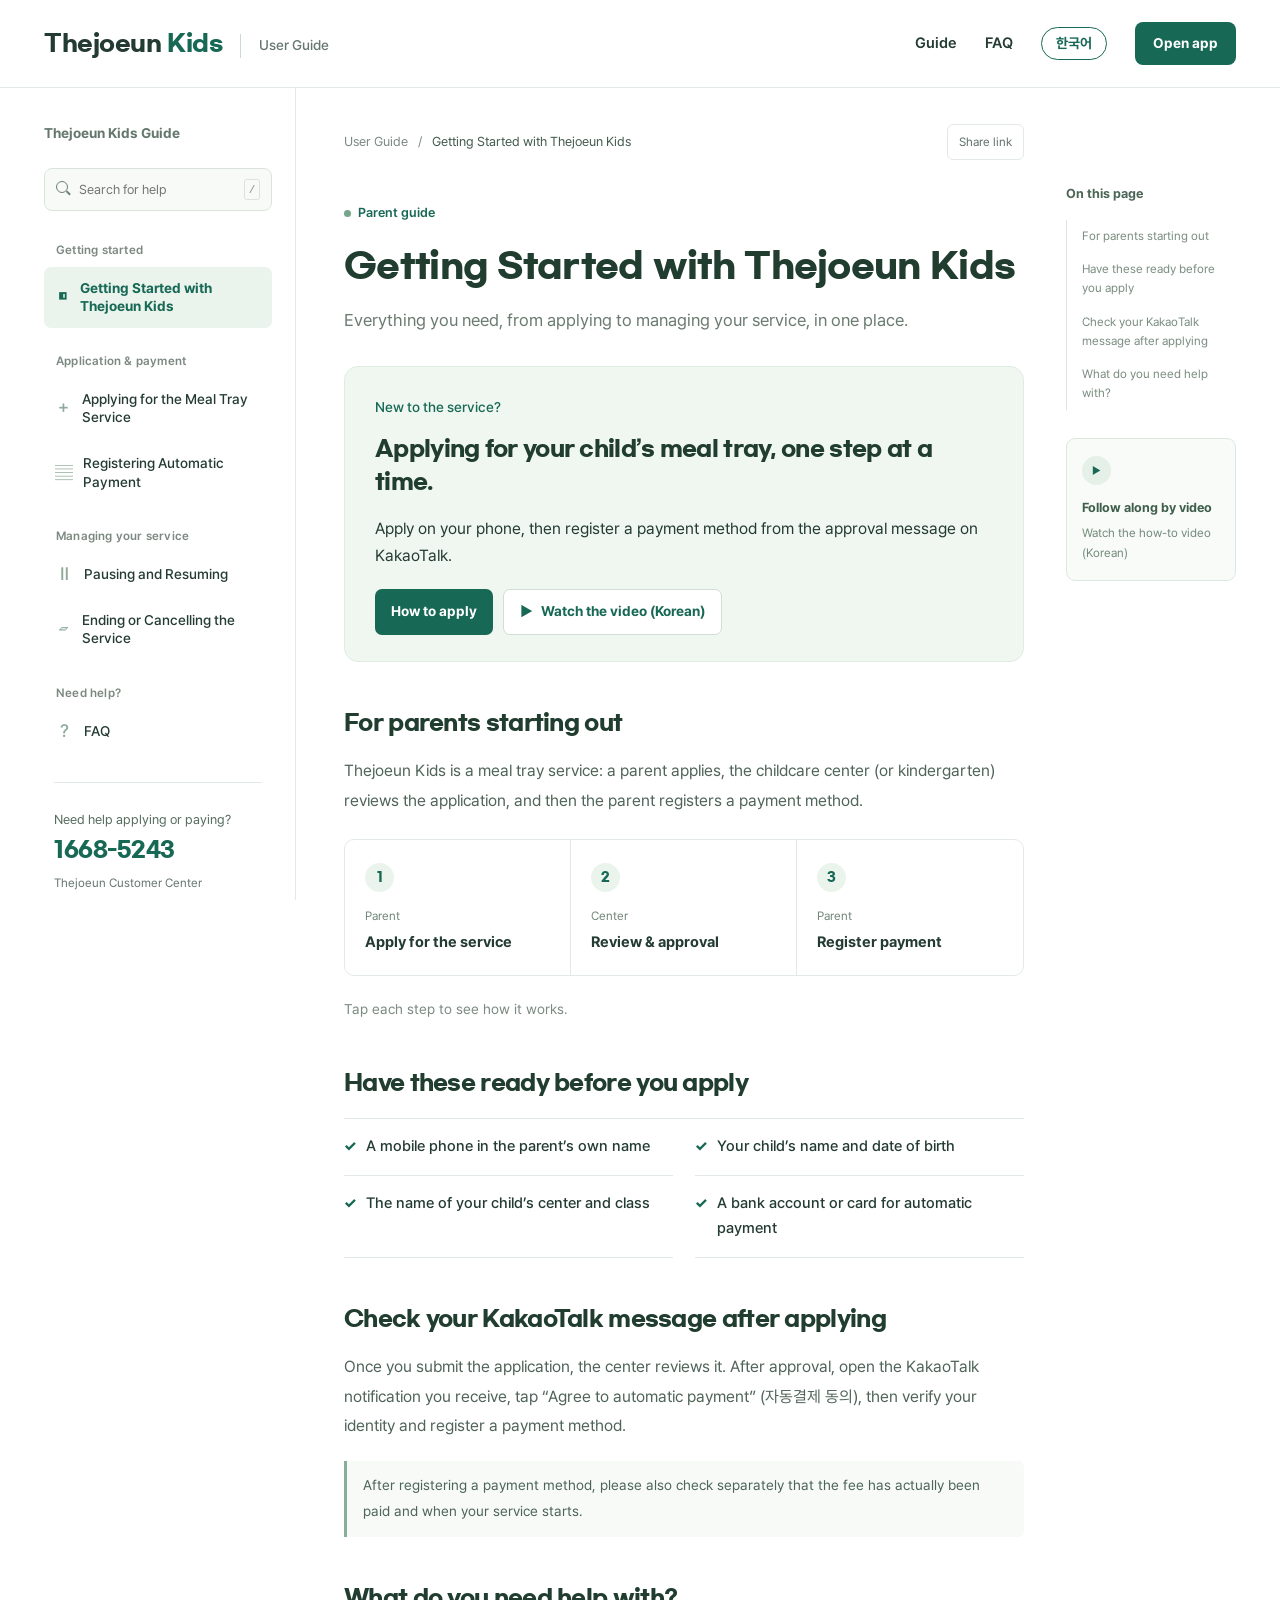
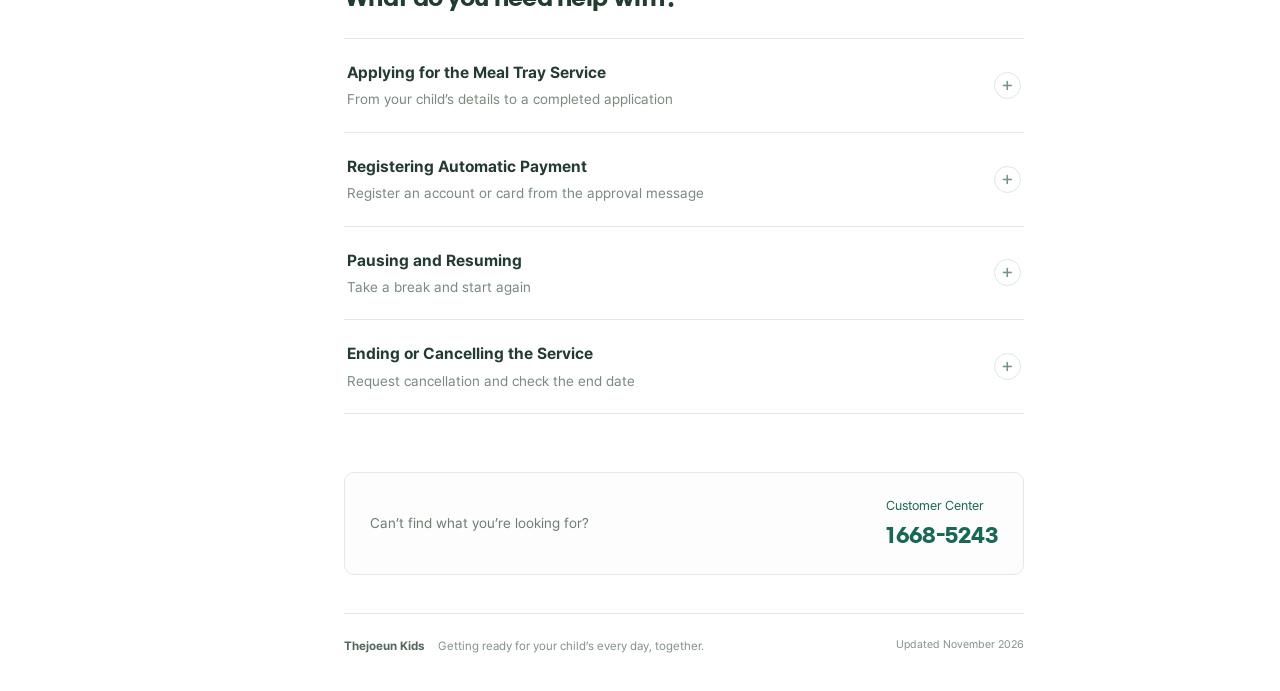
<file: guide/index.html>
<!doctype html><html lang="ko"><head><meta charset="utf-8"><meta name="viewport" content="width=device-width, initial-scale=1"><meta name="theme-color" content="#176854"><meta name="description" content="더좋은 키즈 신청부터 자동결제 등록, 일시정지와 해지까지. 보호자님을 위한 사용자 가이드입니다. (English available)"><title>더좋은 키즈 사용자 가이드</title><link rel="icon" href="../assets/logo/favicon-64.png"><link rel="stylesheet" href="style.css"><script src="guide-data.js" defer></script><script src="guide-data.en.js" defer></script><script src="app.js" defer></script></head><body>
<a class="skip" href="#main" data-i18n="skip">본문 바로가기</a>
<header class="topbar"><div class="top-inner"><a class="wordmark" href="#home" data-i18n-aria="homeAria" aria-label="더좋은 키즈 가이드 홈" data-i18n-html="wordmark">더좋은<span>키즈</span><small>사용자 가이드</small></a><nav class="top-nav" data-i18n-aria="topNav" aria-label="상단 메뉴"><a href="#home" class="guide-link" data-i18n="navGuide">이용 안내</a><a href="#faq" data-i18n="navFaq">자주 묻는 질문</a><button type="button" class="lang-toggle" id="lang-toggle" lang="en" aria-label="Switch to English">EN</button><a class="app-link" href="https://kids.re-able.co.kr" target="_blank" rel="noopener" data-i18n="openApp">더좋은 키즈 열기</a></nav><button class="mobile-menu" aria-expanded="false" aria-controls="sidebar" data-i18n-aria="openMenu" aria-label="가이드 메뉴 열기"><span></span><span></span></button></div></header>
<div class="layout"><div class="drawer-scrim" hidden></div><aside id="sidebar" class="sidebar" data-i18n-aria="sidebar" aria-label="가이드 목차"><div class="side-head"><span data-i18n="sideHead">더좋은 키즈 가이드</span><button class="drawer-close" data-i18n-aria="closeMenu" aria-label="메뉴 닫기">×</button></div><label class="search-label" for="guide-search" data-i18n="searchLabel">가이드 검색</label><div class="searchbox"><span class="search-icon" aria-hidden="true"></span><input type="search" id="guide-search" data-i18n-ph="searchPh" placeholder="궁금한 내용 검색" autocomplete="off"><kbd>/</kbd></div><nav class="side-nav" data-i18n-aria="sideNav" aria-label="주제별 안내"><div class="nav-label" data-i18n="grpStart">시작하기</div><a href="#home" data-guide="home"><span class="nav-symbol">◧</span><span data-title="home">더좋은 키즈 이용 안내</span></a><div class="nav-label" data-i18n="grpApply">신청과 결제</div><a href="#apply" data-guide="apply"><span class="nav-symbol">＋</span><span data-title="apply">식판 서비스 신청하기</span></a><a href="#payment" data-guide="payment"><span class="nav-symbol">▤</span><span data-title="payment">자동결제 등록하기</span></a><div class="nav-label" data-i18n="grpManage">이용 중 관리</div><a href="#pause" data-guide="pause"><span class="nav-symbol">Ⅱ</span><span data-title="pause">일시정지와 재개</span></a><a href="#cancel" data-guide="cancel"><span class="nav-symbol">▱</span><span data-title="cancel">이용 종료와 해지</span></a><div class="nav-label" data-i18n="grpHelp">도움이 필요할 때</div><a href="#faq" data-guide="faq"><span class="nav-symbol">?</span><span data-i18n="faqTitle">자주 묻는 질문</span></a></nav><a class="sidebar-contact" href="tel:16685243"><span data-i18n="contactQ">신청·결제가 어려우신가요?</span><strong>1668-5243</strong><small data-i18n="contactName">더좋은식판 고객센터</small></a></aside>
<div class="main-wrap"><div class="mobile-topic"><button id="topic-open"><span data-i18n="topicOpen">주제 선택</span> <span aria-hidden="true">⌄</span></button><span id="mobile-current">이용 안내</span></div><main id="main" tabindex="-1"><div class="article-head"><div class="breadcrumb"><a href="#home" data-i18n="crumb">사용자 가이드</a><span>/</span><span id="crumb-current">이용 안내</span></div><button id="share" class="share-button" data-i18n-aria="shareAria" aria-label="현재 안내 링크 공유" data-i18n="share">링크 공유</button></div><div id="content"></div><div class="article-footer"><p data-i18n="footQ">찾으시는 안내가 없으신가요?</p><a href="tel:16685243" data-i18n-html="footCall">고객센터 <strong>1668-5243</strong></a></div><footer class="footer"><span data-i18n="footBrand">더좋은식판</span><span data-i18n="footSlogan">아이의 매일을 함께 준비합니다.</span><small data-i18n="footDate">안내 기준 · 2026년 11월</small></footer></main><aside class="toc" data-i18n-aria="tocAria" aria-label="이 안내의 목차"><span data-i18n="tocHead">이 안내에서</span><nav id="toc-list"></nav><a class="video-side" href="https://youtu.be/tlE0K8xrHPY" target="_blank" rel="noopener"><span class="play" aria-hidden="true">▶</span><strong data-i18n="videoHead">영상으로 따라 해요</strong><span data-i18n="videoSub">신청 안내 영상 보기</span></a></aside></div></div>
<div id="toast" role="status" aria-live="polite"></div>
<dialog id="image-dialog"><div class="dialog-bar"><span id="image-caption">안내 화면</span><button id="dialog-close" data-i18n-aria="dialogCloseAria" aria-label="화면 확대 닫기" data-i18n="dialogClose">닫기 ×</button></div><img id="dialog-image" alt=""><p data-i18n="pinch">손가락으로 확대하여 확인하실 수 있어요.</p></dialog>
</body>
</html>
</file>
<file: guide/style.css>
@font-face{font-family:Pretendard;src:url('assets/fonts/Pretendard-Regular.woff2') format('woff2');font-weight:400;font-display:swap}@font-face{font-family:Pretendard;src:url('assets/fonts/Pretendard-Medium.woff2') format('woff2');font-weight:500;font-display:swap}@font-face{font-family:Pretendard;src:url('assets/fonts/Pretendard-SemiBold.woff2') format('woff2');font-weight:600;font-display:swap}@font-face{font-family:Pretendard;src:url('assets/fonts/Pretendard-Bold.woff2') format('woff2');font-weight:700;font-display:swap}@font-face{font-family:Pretendard;src:url('assets/fonts/Pretendard-ExtraBold.woff2') format('woff2');font-weight:800;font-display:swap}@font-face{font-family:Gmarket;src:url('assets/fonts/GmarketSansTTFBold.woff2') format('woff2');font-weight:700;font-display:swap}
:root{--green:#176854;--deep:#114c3d;--text:#243b33;--muted:#66776f;--line:#e3eae6;--mint:#eff7f2;--paper:#fff;--soft:#f8faf8}*{box-sizing:border-box}html{scroll-behavior:smooth;scroll-padding-top:112px}body{margin:0;color:var(--text);background:var(--paper);font-family:Pretendard,sans-serif;font-size:16px;line-height:1.7;word-break:keep-all}button,input,a{-webkit-tap-highlight-color:transparent}a{color:inherit;text-decoration:none}button,input{font:inherit}button{cursor:pointer}button:focus-visible,a:focus-visible,input:focus-visible,summary:focus-visible{outline:3px solid #e8b340;outline-offset:4px}button{color:inherit}button:disabled{cursor:default}img{display:block;max-width:100%}.skip{position:fixed;left:15px;top:-80px;z-index:100;background:#fff;padding:10px}.skip:focus{top:10px}.topbar{height:88px;position:sticky;top:0;background:#ffffffed;border-bottom:1px solid var(--line);z-index:30;backdrop-filter:blur(14px)}.top-inner{max-width:1480px;padding:0 44px;margin:auto;height:100%;display:flex;justify-content:space-between;align-items:center;gap:24px}.wordmark{display:flex;align-items:baseline;font-family:Gmarket,sans-serif;font-weight:700;font-size:23px;letter-spacing:-1px;white-space:nowrap}.wordmark>span{color:var(--green);margin-left:6px}.wordmark small{margin-left:18px;border-left:1px solid #ccd8d0;padding-left:18px;font-family:Pretendard;font-weight:500;font-size:14px;letter-spacing:0;color:var(--muted)}.top-nav{display:flex;gap:28px;align-items:center;font-size:15px;font-weight:600}.top-nav a:hover{color:var(--green)}.top-nav .app-link{background:var(--green);color:white;padding:10px 18px;border-radius:8px;font-weight:700;font-size:14px}.layout{max-width:1480px;margin:auto;display:flex;padding:0 44px;gap:48px}.sidebar{position:sticky;top:88px;height:calc(100dvh - 88px);width:252px;flex-shrink:0;padding:34px 23px 28px 0;border-right:1px solid var(--line);overflow-y:auto}.side-head{font-size:14px;font-weight:700;margin-bottom:22px;color:#64776d}.drawer-close{display:none}.search-label{position:absolute;clip:rect(0,0,0,0);width:1px;height:1px;overflow:hidden}.searchbox{position:relative;margin-bottom:29px}.searchbox input{width:100%;height:43px;border:1px solid #dae4dc;border-radius:8px;font-size:13px;background:#f8faf8;padding:0 29px 0 34px;color:var(--text);word-break:normal}.searchbox kbd{position:absolute;right:12px;top:11px;border:1px solid #dbe3dd;font-size:11px;line-height:20px;height:21px;width:16px;text-align:center;border-radius:3px;color:#85948a}.search-icon{position:absolute;left:12px;top:13px;width:12px;height:12px;border:1.5px solid #6c8175;border-radius:50%;z-index:1}.search-icon:after{content:'';position:absolute;width:5px;height:1.5px;background:#6c8175;transform:rotate(45deg);left:9px;top:10px}.nav-label{font-size:12px;letter-spacing:.2px;font-weight:600;color:#7c8980;margin:23px 0 7px 12px}.side-nav .nav-label:first-child{margin-top:0}.side-nav>a{display:flex;align-items:center;gap:10px;line-height:1.3;font-size:14px;font-weight:500;margin:4px 0;padding:12px 11px;border-radius:7px}.side-nav>a:hover{background:#f4f8f4}.side-nav>a.active{color:var(--green);background:#eaf4ed;font-weight:700}.nav-symbol{width:19px;text-align:center;font-size:18px;line-height:1;color:#8eaa99}.active .nav-symbol{color:var(--green)}.sidebar-contact{display:block;border-top:1px solid var(--line);margin:30px 10px 0;padding-top:22px}.sidebar-contact span{font-size:13px;color:#566d5f}.sidebar-contact strong{display:block;font-family:Gmarket;font-size:22px;font-weight:700;line-height:1.6;letter-spacing:-.5px;color:var(--green)}.sidebar-contact small{font-size:12px;color:var(--muted)}.main-wrap{flex:1;min-width:0;display:flex;gap:42px}main{flex:1;min-width:0;max-width:780px;padding:36px 0 0;outline:none}.article-head{display:flex;align-items:center;justify-content:space-between;gap:16px;margin-bottom:42px}.breadcrumb{display:flex;flex-wrap:wrap;gap:10px;font-size:13px;color:#7b8982;line-height:1.5}.breadcrumb a:hover{color:var(--green)}.breadcrumb>span:last-child{color:#435b4e}.share-button{border:1px solid var(--line);background:#fff;border-radius:6px;white-space:nowrap;padding:7px 11px;font-size:12px;color:#617269}.share-button span{margin-right:4px}.eyebrow{display:flex;align-items:center;gap:7px;font-weight:600;color:var(--green);font-size:13px;margin-bottom:16px}.eyebrow:before{content:'';height:7px;width:7px;background:#75a58b;border-radius:50%}h1,h2{font-family:Gmarket,sans-serif;font-weight:700;letter-spacing:-.7px;color:#203d30}h1{font-size:35px;line-height:1.48;margin:0 0 14px}h2{font-size:22px;line-height:1.5;margin:0 0 17px}h3{font-size:17px;line-height:1.5;font-weight:700;margin:0 0 6px}.intro{font-size:17px;color:#6b7b71;margin:0 0 30px;line-height:1.75}.overview-top{background:#f0f7f1;border:1px solid #dfede1;border-radius:14px;padding:29px 30px 26px;margin-top:29px}.overview-top .greeting{color:var(--green);font-weight:500;font-size:14px;margin:0 0 12px}.overview-top h1{font-size:29px;margin-bottom:11px;line-height:1.5}.overview-top p:last-child{font-size:15px;line-height:1.8;color:#526b5b;max-width:420px;margin:0}.home-tools{display:flex;gap:10px;flex-wrap:wrap;margin-top:20px}.button{display:inline-flex;align-items:center;justify-content:center;gap:8px;border:0;background:var(--green);border-radius:7px;font-size:14px;font-weight:700;padding:10px 16px;color:#fff}.button:hover{background:var(--deep)}.button.secondary{background:#fff;border:1px solid #cfdfd3;color:var(--green)}.guide-section{margin-top:44px;scroll-margin-top:115px}.guide-section p{margin:0 0 16px;color:#506459;line-height:1.85}.journey{display:grid;grid-template-columns:1fr 1fr 1fr;margin:24px 0 21px;border:1px solid var(--line);border-radius:10px;background:#fff;overflow:hidden}.journey a{padding:23px 14px 21px 20px;border-right:1px solid var(--line);display:flex;flex-direction:column;justify-content:space-between;gap:14px}.journey a:last-child{border:0}.journey a:hover{background:#f8fbf8}.step-circle{background:#eaf4ed;color:var(--green);width:29px;height:29px;line-height:29px;border-radius:50%;font-family:Gmarket;text-align:center;font-size:13px;font-weight:700}.journey .who{font-size:12px;color:#73877a;display:block;margin-bottom:3px}.journey strong{font-size:15px;line-height:1.6;display:block}.section-sub{font-size:14px!important;color:#7b8a81!important}.checklist{padding:0;margin:19px 0 0;list-style:none;display:grid;grid-template-columns:1fr 1fr;gap:0 22px;border-top:1px solid var(--line)}.checklist li{font-weight:500;padding:15px 0;border-bottom:1px solid var(--line);font-size:15px;display:flex;align-items:flex-start;gap:9px}.checklist li:before{content:'✓';color:var(--green);font-weight:800}.note{border-left:3px solid #88af99;padding:12px 16px;background:var(--soft);margin:20px 0 5px;color:#4d6557;font-size:14px;line-height:1.85;border-radius:0 6px 6px 0}.note strong{color:#375b46}.topic-list{border-top:1px solid var(--line);margin-top:24px}.topic-row{display:flex;justify-content:space-between;align-items:center;padding:20px 3px;gap:18px;border-bottom:1px solid var(--line)}.topic-row:hover{color:var(--green)}.topic-row strong{display:block;font-size:16px;font-weight:700}.topic-row small{display:block;font-size:14px;color:#7a8a7e;margin-top:2px}.topic-row .circle-plus{flex-shrink:0;color:#739781;border:1px solid #dae8de;border-radius:50%;height:27px;width:27px;text-align:center;line-height:23px;font-size:20px}.steps{list-style:none;padding:0;margin:21px 0 0}.steps li{position:relative;display:flex;gap:17px;padding:0 0 25px}.steps li:before{content:'';height:calc(100% - 35px);position:absolute;left:15px;top:35px;border-left:1px solid #dde8df}.steps li:last-child{padding-bottom:0}.steps li:last-child:before{display:none}.steps .step-circle{height:31px;width:31px;flex:0 0 31px;line-height:31px;margin-top:1px}.step-copy p{font-size:15px;line-height:1.85!important;margin:5px 0 0!important}.screen-figure{margin:26px 0 0}.screen-button{width:100%;padding:0;display:block;background:#f4f8f4;border:1px solid #dce7df;border-radius:10px;overflow:hidden}.screen-button img{width:100%;height:auto}.screen-figure figcaption{font-size:12px;color:#7e8d83;display:flex;align-items:center;justify-content:space-between;margin-top:9px}.screen-figure figcaption span:last-child{color:var(--green)}.method-grid{display:grid;grid-template-columns:1fr 1fr;gap:16px;margin-top:20px}.method{background:#f8faf8;border:1px solid #e3eae4;border-radius:9px;padding:20px}.method strong{display:block;color:var(--green);font-size:16px;font-weight:700;margin-bottom:8px}.method p{font-size:14px;margin:0;line-height:1.8}.next-article{padding-top:26px;margin-top:30px;border-top:1px solid var(--line);display:flex;justify-content:flex-end}.next-article a{border:1px solid #c9ddcf;color:var(--green);padding:11px 17px;border-radius:7px;font-size:14px;font-weight:700}.next-article a:hover{background:var(--mint)}.toc{position:sticky;top:130px;align-self:flex-start;width:170px;flex-shrink:0;margin-top:95px;max-height:calc(100vh - 160px);overflow:auto;font-size:13px}.toc>span{font-weight:700;color:#4c6656}.toc nav{margin:15px 0 28px;border-left:1px solid #dce6df}.toc nav a{display:block;padding:7px 0 7px 15px;font-size:12px;line-height:1.6;color:#7b8e80}.toc nav a:hover{color:var(--green)}.video-side{display:flex;flex-direction:column;align-items:flex-start;border:1px solid #dce8df;border-radius:9px;padding:17px 15px;background:#f8fbf8;line-height:1.65}.play{background:#e5f0e8;color:var(--green);border-radius:50%;height:29px;width:29px;text-align:center;line-height:29px;font-size:10px;margin-bottom:12px}.video-side strong{font-size:13px;font-weight:700;color:#3f5f4b}.video-side>span:last-child{font-size:12px;color:#748b7b;margin-top:5px}.article-footer{margin-top:58px;border:1px solid var(--line);border-radius:10px;padding:22px 25px;display:flex;justify-content:space-between;align-items:center;gap:15px;background:#fcfdfc}.article-footer p{font-size:14px;color:#6d7e73;margin:0}.article-footer a{color:var(--green);font-size:13px}.article-footer strong{font-family:Gmarket;display:block;font-size:20px;font-weight:700;line-height:1.7;white-space:nowrap}.footer{display:flex;align-items:center;flex-wrap:wrap;gap:14px;color:#859389;margin:38px 0 0;padding:22px 0 35px;border-top:1px solid var(--line);font-size:12px}.footer>span:first-child{font-weight:700;color:#52695c}.footer small{font-size:11px;margin-left:auto}.faq-list{margin-top:30px;border-top:1px solid var(--line)}.faq-list details{border-bottom:1px solid var(--line)}.faq-list summary{cursor:pointer;list-style:none;padding:23px 34px 23px 0;position:relative;font-size:16px;font-weight:700;line-height:1.65}.faq-list summary::-webkit-details-marker{display:none}.faq-list summary:after{content:'+';position:absolute;right:4px;top:21px;font-size:23px;font-weight:400;color:var(--green)}.faq-list details[open] summary:after{content:'−'}.faq-answer{padding:0 13px 22px 0;color:#617569;font-size:15px;line-height:1.9}.faq-answer a{display:inline-block;color:var(--green);font-weight:600;font-size:14px;margin-top:14px;text-decoration:underline;text-underline-offset:4px}.search-results{margin-top:30px}.search-count{font-size:14px;color:var(--muted);margin:0 0 14px}.search-result{display:block;border-bottom:1px solid var(--line);padding:20px 0}.search-result strong{display:block;font-size:18px;color:var(--green);font-weight:700}.search-result p{font-size:14px;line-height:1.8;color:#6a7d70;margin:7px 0 0}.empty-search{background:#f7faf7;border:1px solid #e2ebe4;border-radius:10px;padding:25px;margin-top:25px;color:var(--muted)}#toast{position:fixed;bottom:27px;left:50%;transform:translate(-50%,20px);background:#233c30;color:#fff;padding:11px 20px;border-radius:8px;font-size:14px;opacity:0;pointer-events:none;transition:.2s;z-index:100;white-space:nowrap}#toast.visible{opacity:1;transform:translate(-50%,0)}.mobile-menu,.mobile-topic{display:none}dialog{border:0;padding:20px;width:min(1100px,95vw);max-height:90dvh;border-radius:12px;background:#fff;color:var(--text)}dialog::backdrop{background:#11271dc9}dialog img{width:100%;border-radius:6px;margin-top:15px}.dialog-bar{display:flex;justify-content:space-between;align-items:center;gap:15px;font-size:15px;font-weight:700}.dialog-bar button{background:#f0f5f1;border:1px solid #dce7df;padding:5px 12px;border-radius:6px;font-size:14px}dialog p{font-size:13px;color:var(--muted);margin-bottom:0}
@media(min-width:1550px){.layout{gap:60px}.main-wrap{gap:60px}}@media(max-width:1220px){.toc{display:none}.layout{gap:36px}.sidebar{width:240px}main{max-width:800px}.top-inner,.layout{padding-left:30px;padding-right:30px}.top-nav{gap:23px}.wordmark small{display:none}}@media(max-width:800px){html{scroll-padding-top:150px}.topbar{height:68px}.top-inner{padding:0 22px}.wordmark{font-size:21px}.top-nav{gap:0}.top-nav>a:not(.app-link){display:none}.top-nav .app-link{font-size:12px;padding:8px 11px;border-radius:6px;margin-left:auto}.mobile-menu{display:flex;flex-direction:column;justify-content:center;gap:5px;width:30px;height:32px;padding:6px 1px;background:none;border:0;margin-left:-10px}.mobile-menu span{display:block;background:#405c4b;width:20px;height:2px;border-radius:1px}.layout{display:block;padding:0}.main-wrap{display:block}.sidebar{position:fixed;top:0;left:0;bottom:0;width:300px;height:100dvh;padding:28px 23px;background:#fff;z-index:60;border:0;transform:translateX(-102%);transition:transform .23s ease;visibility:hidden}.sidebar.open{transform:translateX(0);visibility:visible}.side-head{display:flex;align-items:center;justify-content:space-between;font-size:16px;color:var(--green);margin-bottom:27px}.drawer-close{display:block;border:0;background:none;font-size:28px;color:#637a6b;line-height:1;padding:0 4px}.searchbox input{font-size:14px;height:46px}.searchbox kbd{display:none}.side-nav>a{font-size:15px;padding:13px 12px}.nav-label{font-size:13px}.sidebar-contact span,.sidebar-contact small{font-size:14px}.drawer-scrim{position:fixed;inset:0;background:#15352666;backdrop-filter:blur(2px);z-index:50}.mobile-topic{display:flex;align-items:center;gap:16px;position:sticky;top:68px;height:50px;padding:0 23px;background:#fbfdfb;border-bottom:1px solid var(--line);z-index:20;font-size:13px}.mobile-topic button{background:none;border:0;padding:5px 12px 5px 0;font-size:13px;color:#3c6048;font-weight:700;border-right:1px solid #dce7df}.mobile-topic button span{margin-left:15px}.mobile-topic>span{color:#7e9184;font-size:12px}main{padding:23px 24px 0;max-width:none}.article-head{margin-bottom:30px}.breadcrumb{font-size:12px;gap:7px}.share-button{font-size:11px;border:0;padding:5px 0}.share-button span{font-size:14px}.eyebrow{font-size:13px;margin-bottom:13px}h1{font-size:27px;line-height:1.55}h2{font-size:20px;line-height:1.65}h3{font-size:16px}.intro{font-size:16px;margin-bottom:25px}.overview-top{padding:25px 23px;margin-top:18px}.overview-top h1{font-size:25px;letter-spacing:-.8px}.overview-top p:last-child{font-size:14px}.home-tools{gap:9px;margin-top:22px}.home-tools .button{font-size:13px;padding:10px 13px}.guide-section{margin-top:37px;scroll-margin-top:145px}.guide-section>p{font-size:16px}.journey{margin-top:20px;grid-template-columns:1fr}.journey a{flex-direction:row;align-items:center;justify-content:flex-start;border-right:0;border-bottom:1px solid var(--line);gap:17px;padding:17px 18px}.journey .who{font-size:12px;margin:0;line-height:1.4}.journey strong{font-size:15px}.step-circle{flex-shrink:0}.section-sub{font-size:14px!important}.checklist{grid-template-columns:1fr;gap:0}.checklist li{font-size:15px;padding:13px 0}.note{padding:12px 14px;font-size:14px}.topic-row{padding:18px 0}.topic-row strong{font-size:16px}.topic-row small{font-size:14px;line-height:1.65;margin-top:5px}.steps li{gap:13px;padding-bottom:25px}.step-copy p{font-size:15px}.method-grid{grid-template-columns:1fr;gap:11px}.method{padding:18px}.method p{font-size:15px}.screen-figure{margin-top:23px}.screen-button{border-radius:7px}.screen-figure figcaption{font-size:11px;gap:10px}.faq-list summary{font-size:16px;padding-top:20px;padding-bottom:20px}.faq-list summary:after{top:18px}.faq-answer{font-size:15px}.article-footer{margin-top:40px;padding:20px 18px;gap:10px}.article-footer p{font-size:13px;max-width:135px}.article-footer strong{font-size:18px}.article-footer a{font-size:12px}.footer{gap:10px;font-size:11px;line-height:1.6;padding-top:20px;margin-top:29px}.footer small{margin-left:0;font-size:11px;flex-basis:100%}.footer>span:nth-child(2){font-size:11px}#toast{bottom:20px;font-size:13px;white-space:normal;width:max-content;max-width:calc(100% - 32px);text-align:center}.search-result strong{font-size:17px}.search-result p{font-size:15px}}@media(prefers-reduced-motion:reduce){*{scroll-behavior:auto!important;transition:none!important}}@media print{.topbar,.sidebar,.toc,.mobile-topic,.article-head,.home-tools,.next-article,.article-footer,.footer{display:none!important}.layout{display:block;padding:0}.main-wrap{display:block}main{padding:0;max-width:none}.overview-top{border:0;padding:0}.guide-section{break-inside:avoid}.screen-button{border:0}.guide-section{margin-top:25px}}

@media(max-width:370px){.top-inner{padding:0 16px;gap:10px}.wordmark{font-size:18px}.top-nav .app-link{font-size:11px;white-space:nowrap;padding:8px 10px}.mobile-menu{width:23px;margin-left:0;flex-shrink:0}.article-head{gap:10px}.breadcrumb{font-size:11px}}

/* 언어 전환 버튼 (KO/EN) — 원본에 추가 */
.lang-toggle{font:inherit;font-size:14px;font-weight:700;color:var(--green);background:white;border:1.5px solid var(--green);border-radius:999px;padding:7px 14px;cursor:pointer;white-space:nowrap;line-height:1.2}
.lang-toggle:hover{background:var(--green);color:white}
html[lang="en"] .wordmark{letter-spacing:-.5px}
@media(max-width:800px){.top-nav{gap:8px;margin-left:auto}.top-nav .app-link{margin-left:0}.lang-toggle{font-size:12px;padding:7px 11px}}
@media(max-width:370px){.top-nav{gap:6px}.lang-toggle{font-size:11px;padding:7px 9px}}
.top-nav .app-link{white-space:nowrap}
@media(max-width:800px){html[lang="en"] .wordmark{font-size:18px}.mobile-menu{flex-shrink:0}}
@media(max-width:420px){html[lang="en"] .wordmark{font-size:16px}}@media(max-width:350px){html[lang="en"] .wordmark{font-size:14px}html[lang="en"] .top-inner{gap:6px}}
</file>
